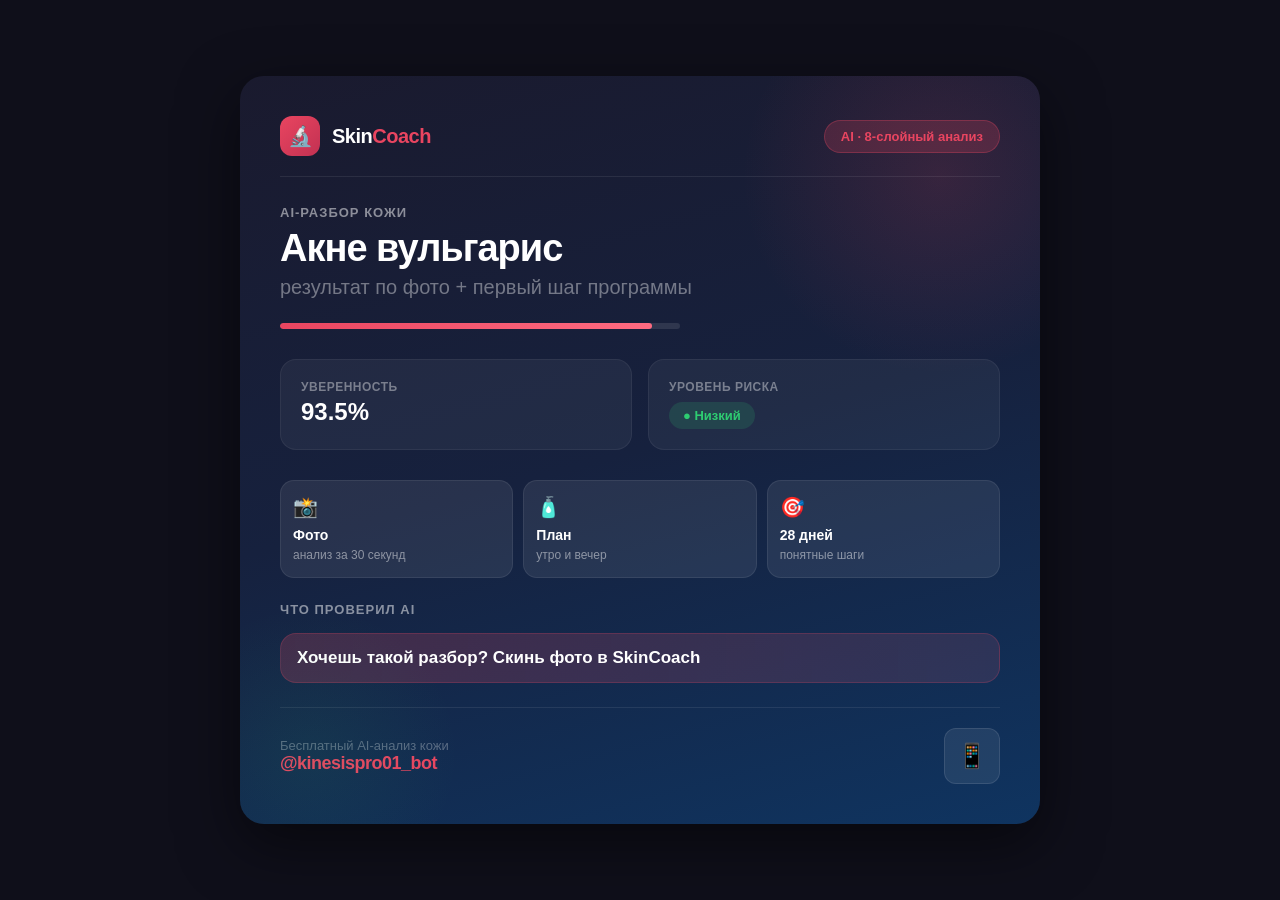
<file: static/share_card.html>
<!DOCTYPE html>
<html lang="ru">
<head>
<meta charset="UTF-8">
<meta name="viewport" content="width=device-width, initial-scale=1.0">
<title>SkinCoach — Результат анализа</title>
<style>
* { margin: 0; padding: 0; box-sizing: border-box; }
body {
  display: flex; justify-content: center; align-items: center;
  min-height: 100vh; background: #0f0f1a;
  font-family: -apple-system, BlinkMacSystemFont, 'Segoe UI', Roboto, sans-serif;
}
.card {
  width: 800px; min-height: 700px; border-radius: 24px;
  background: linear-gradient(165deg, #1a1a2e 0%, #16213e 50%, #0f3460 100%);
  padding: 40px; position: relative; overflow: hidden;
  box-shadow: 0 20px 60px rgba(0,0,0,0.5);
}
/* Decorative gradient orbs */
.card::before {
  content: ''; position: absolute; top: -100px; right: -100px;
  width: 400px; height: 400px;
  background: radial-gradient(circle, rgba(233,69,96,0.15) 0%, transparent 70%);
  border-radius: 50%;
}
.card::after {
  content: ''; position: absolute; bottom: -80px; left: -80px;
  width: 300px; height: 300px;
  background: radial-gradient(circle, rgba(46,204,113,0.08) 0%, transparent 70%);
  border-radius: 50%;
}
.header {
  display: flex; justify-content: space-between; align-items: center;
  padding-bottom: 20px; border-bottom: 1px solid rgba(255,255,255,0.08);
}
.logo {
  display: flex; align-items: center; gap: 12px;
}
.logo-icon {
  width: 40px; height: 40px; border-radius: 12px;
  background: linear-gradient(135deg, #e94560, #c23152);
  display: flex; align-items: center; justify-content: center;
  font-size: 20px;
}
.logo-text {
  color: #fff; font-size: 20px; font-weight: 700; letter-spacing: -0.5px;
}
.logo-text span { color: #e94560; }
.badge {
  background: rgba(233,69,96,0.2); color: #e94560;
  padding: 8px 16px; border-radius: 20px; font-size: 13px; font-weight: 600;
  border: 1px solid rgba(233,69,96,0.3);
}
.content { padding: 28px 0 24px; }
.diagnosis-section { margin-bottom: 24px; }
.label { color: rgba(255,255,255,0.5); font-size: 13px; font-weight: 600; text-transform: uppercase; letter-spacing: 1px; margin-bottom: 8px; }
.diagnosis-name {
  font-size: 38px; font-weight: 800; color: #fff;
  letter-spacing: -1px; line-height: 1.1;
}
.diagnosis-sub {
  font-size: 20px; color: rgba(255,255,255,0.4); margin-top: 6px;
}
.confidence-bar {
  margin: 24px 0; height: 6px; border-radius: 3px;
  background: rgba(255,255,255,0.1); overflow: hidden;
  width: 100%; max-width: 400px;
}
.confidence-fill {
  height: 100%; border-radius: 3px;
  background: linear-gradient(90deg, #e94560, #ff6b81);
  transition: width 1s ease;
}
.stats-grid {
  display: grid; grid-template-columns: 1fr 1fr; gap: 16px; margin: 30px 0;
}
.stat-card {
  background: rgba(255,255,255,0.05); border-radius: 16px;
  padding: 20px; border: 1px solid rgba(255,255,255,0.06);
}
.stat-label { color: rgba(255,255,255,0.4); font-size: 12px; font-weight: 600; text-transform: uppercase; letter-spacing: 0.5px; }
.stat-value { color: #fff; font-size: 24px; font-weight: 700; margin-top: 4px; }
.risk-badge {
  display: inline-flex; align-items: center; gap: 6px;
  padding: 6px 14px; border-radius: 20px;
  font-size: 13px; font-weight: 600;
}
.risk-low { background: rgba(46,204,113,0.15); color: #2ecc71; }
.risk-medium { background: rgba(241,196,15,0.15); color: #f1c40f; }
.risk-high { background: rgba(231,76,60,0.15); color: #e74c3c; }
.top3-section { margin-top: 24px; }
.top3-item {
  display: flex; align-items: center; justify-content: space-between;
  padding: 12px 16px; border-radius: 12px;
  background: rgba(255,255,255,0.03); margin-bottom: 8px;
  border: 1px solid rgba(255,255,255,0.05);
}
.top3-rank { color: rgba(255,255,255,0.3); font-weight: 700; font-size: 14px; width: 30px; }
.top3-name { color: #fff; font-size: 15px; flex: 1; }
.top3-pct { color: rgba(255,255,255,0.6); font-size: 14px; font-weight: 600; }
.value-strip {
  display: grid; grid-template-columns: repeat(3, 1fr); gap: 10px;
  margin: 22px 0 24px;
}
.value-item {
  background: rgba(255,255,255,0.08); border: 1px solid rgba(255,255,255,0.08);
  border-radius: 14px; padding: 14px 12px;
}
.value-icon { font-size: 20px; margin-bottom: 8px; }
.value-title { color: #fff; font-size: 14px; font-weight: 700; line-height: 1.2; }
.value-sub { color: rgba(255,255,255,0.48); font-size: 12px; margin-top: 4px; line-height: 1.25; }
.cta-line {
  margin-top: 16px; padding: 14px 16px; border-radius: 16px;
  background: linear-gradient(90deg, rgba(233,69,96,0.22), rgba(255,107,129,0.12));
  color: #fff; font-weight: 700; font-size: 17px;
  border: 1px solid rgba(233,69,96,0.22);
}
.footer {
  display: flex; justify-content: space-between; align-items: center;
  padding-top: 20px; border-top: 1px solid rgba(255,255,255,0.08);
}
.footer-text { color: rgba(255,255,255,0.3); font-size: 13px; }
.footer-bot { color: #e94560; font-size: 18px; font-weight: 700; letter-spacing: -0.5px; }
.qr-placeholder {
  width: 56px; height: 56px; border-radius: 12px;
  background: rgba(255,255,255,0.08);
  display: flex; align-items: center; justify-content: center;
  font-size: 24px; border: 1px solid rgba(255,255,255,0.1);
}

/* Animations */
@keyframes fadeInUp {
  from { opacity: 0; transform: translateY(20px); }
  to { opacity: 1; transform: translateY(0); }
}
.card > * { animation: fadeInUp 0.6s ease forwards; }
.card > *:nth-child(2) { animation-delay: 0.1s; }
.card > *:nth-child(3) { animation-delay: 0.2s; }
</style>
</head>
<body>
<div class="card">
  <div class="header">
    <div class="logo">
      <div class="logo-icon">🔬</div>
      <div class="logo-text">Skin<span>Coach</span></div>
    </div>
    <span class="badge">AI · 8-слойный анализ</span>
  </div>

  <div class="content">
    <div class="diagnosis-section">
      <div class="label">AI-разбор кожи</div>
      <div class="diagnosis-name" id="diagName">Акне вульгарис</div>
      <div class="diagnosis-sub" id="diagSub">результат по фото + первый шаг программы</div>
    </div>

    <div class="confidence-bar">
      <div class="confidence-fill" style="width: 93%;" id="confFill"></div>
    </div>

    <div class="stats-grid">
      <div class="stat-card">
        <div class="stat-label">Уверенность</div>
        <div class="stat-value" id="confValue">93.5%</div>
      </div>
      <div class="stat-card">
        <div class="stat-label">Уровень риска</div>
        <div class="stat-value">
          <span class="risk-badge risk-low" id="riskBadge">● Низкий</span>
        </div>
      </div>
    </div>

    <div class="value-strip">
      <div class="value-item">
        <div class="value-icon">📸</div>
        <div class="value-title">Фото</div>
        <div class="value-sub">анализ за 30 секунд</div>
      </div>
      <div class="value-item">
        <div class="value-icon">🧴</div>
        <div class="value-title">План</div>
        <div class="value-sub">утро и вечер</div>
      </div>
      <div class="value-item">
        <div class="value-icon">🎯</div>
        <div class="value-title">28 дней</div>
        <div class="value-sub">понятные шаги</div>
      </div>
    </div>

    <div class="top3-section">
      <div class="label">Что проверил AI</div>
      <div id="top3List">
      </div>
    </div>

    <div class="cta-line">Хочешь такой разбор? Скинь фото в SkinCoach</div>
  </div>

  <div class="footer">
    <div>
      <div class="footer-text">Бесплатный AI-анализ кожи</div>
      <div class="footer-bot">@kinesispro01_bot</div>
    </div>
    <div class="qr-placeholder">📱</div>
  </div>
</div>

<script>
function pad(n){return n<10?'0'+n:n}
const params = new URLSearchParams(window.location.search);
if (params.get('d')) {
  document.getElementById('diagName').textContent = params.get('d');
  const confRaw = params.get('c') || '93.5';
  document.getElementById('confValue').textContent = confRaw.toString().includes('%') ? confRaw : confRaw + '%';
  const pct = parseInt(params.get('c')) || 93;
  document.getElementById('confFill').style.width = Math.min(pct, 100) + '%';
  
  const risk = params.get('r') || 'low';
  const badge = document.getElementById('riskBadge');
  badge.className = 'risk-badge risk-' + risk;
  const labels = {low: '● Низкий', medium: '● Средний', high: '● Высокий'};
  badge.textContent = labels[risk] || labels.low;
}
const t = params.get('t');
if (t) {
  try {
    const top3 = JSON.parse(t);
    const list = document.getElementById('top3List');
    list.innerHTML = '';
    top3.forEach((item, i) => {
      const div = document.createElement('div');
      div.className = 'top3-item';
      div.innerHTML = '<span class="top3-rank">'+pad(i+1)+'</span><span class="top3-name">'+item[0]+'</span><span class="top3-pct">'+item[1]+'</span>';
      list.appendChild(div);
    });
  } catch(e){}
}
</script>
</body>
</html>
</file>
